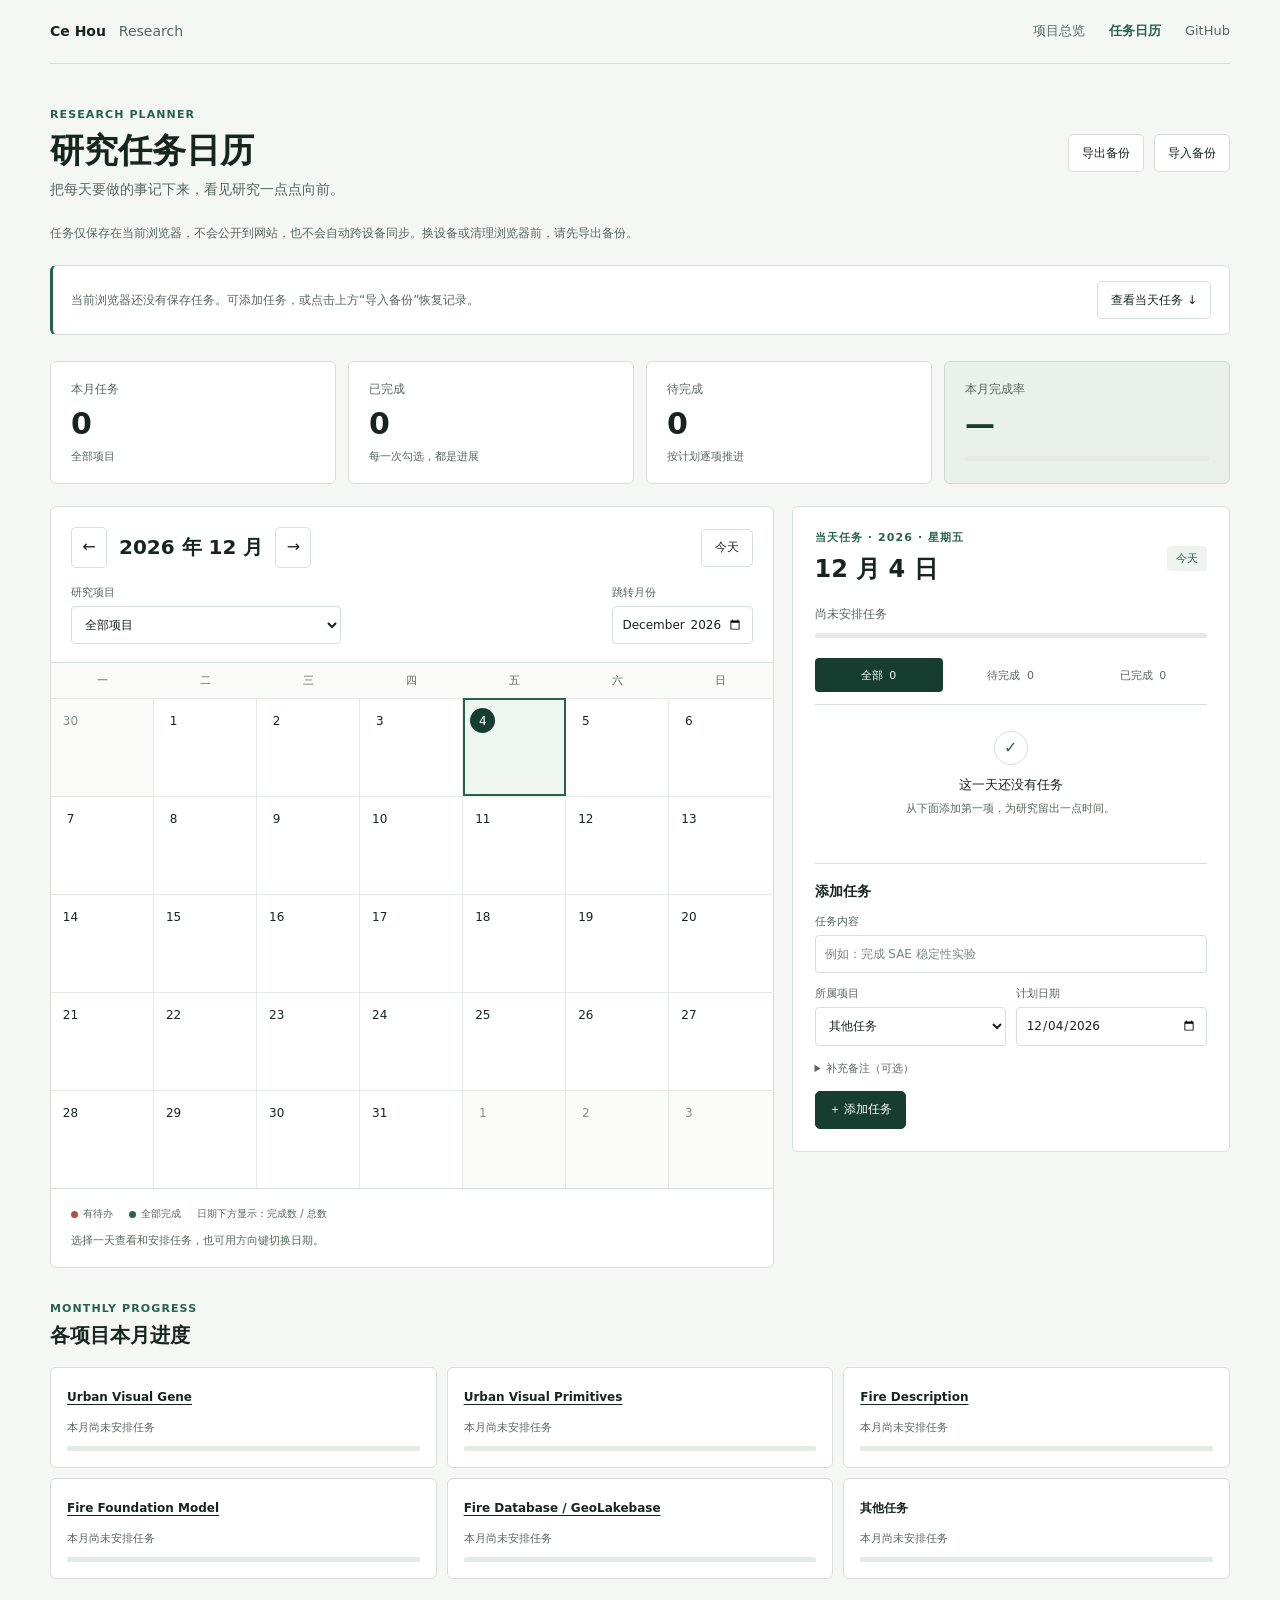
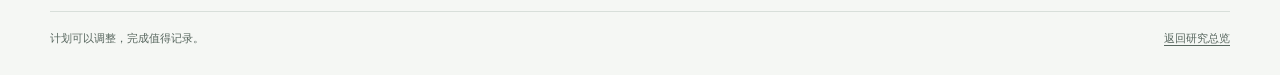
<file: calendar.html>
<!doctype html>
<html lang="zh-CN">
<head>
  <meta charset="utf-8">
  <meta name="viewport" content="width=device-width, initial-scale=1">
  <meta name="description" content="按日期安排研究任务，记录每天的完成情况。">
  <meta name="theme-color" content="#f5f7f4">
  <title>研究任务日历 | Ce Hou</title>
  <link rel="stylesheet" href="site.css">
  <link rel="stylesheet" href="calendar.css?v=3">
  <script src="calendar.js?v=3" defer></script>
</head>
<body>
  <header class="shell topbar">
    <a class="identity" href="index.html">Ce Hou <span>Research</span></a>
    <nav class="top-links" aria-label="主导航">
      <a href="index.html#projects">项目总览</a>
      <a href="calendar.html" aria-current="page">任务日历</a>
      <a href="https://github.com/CeHouGIS">GitHub</a>
    </nav>
  </header>

  <main class="shell calendar-page">
    <section class="planner-heading" aria-labelledby="page-title">
      <div>
        <p class="eyebrow">Research planner</p>
        <h1 id="page-title">研究任务日历</h1>
        <p class="planner-subtitle">把每天要做的事记下来，看见研究一点点向前。</p>
      </div>
      <div class="planner-actions">
        <button type="button" class="planner-button" id="export-tasks">导出备份</button>
        <button type="button" class="planner-button" id="import-tasks">导入备份</button>
        <input type="file" id="import-file" accept=".json,application/json" hidden>
      </div>
    </section>

    <p class="storage-note">任务仅保存在当前浏览器，不会公开到网站，也不会自动跨设备同步。换设备或清理浏览器前，请先导出备份。</p>
    <p id="planner-error" class="planner-error" role="alert" hidden></p>
    <p id="planner-import-result" class="storage-note" role="status" hidden></p>
    <noscript><p class="planner-error">请启用 JavaScript，以添加任务和查看完成进度。</p></noscript>

    <section class="task-visibility" aria-label="任务保存情况">
      <p id="saved-task-summary" role="status">正在读取当前浏览器中的任务…</p>
      <div class="visibility-actions">
        <button type="button" class="planner-button" id="show-day-tasks">查看当天任务 ↓</button>
        <button type="button" class="planner-button" id="show-all-projects" hidden>显示全部项目</button>
        <button type="button" class="planner-button" id="show-nearest-tasks" hidden>查看最近的任务</button>
      </div>
    </section>

    <section class="planner-stats" aria-label="当前月份的任务统计">
      <div class="planner-stat"><span>本月任务</span><strong id="month-total">0</strong><small id="stats-scope">全部项目</small></div>
      <div class="planner-stat"><span>已完成</span><strong id="month-done">0</strong><small>每一次勾选，都是进展</small></div>
      <div class="planner-stat"><span>待完成</span><strong id="month-pending">0</strong><small>按计划逐项推进</small></div>
      <div class="planner-stat completion-stat"><span>本月完成率</span><strong id="month-rate">—</strong><progress id="month-progress" max="100" value="0" aria-label="本月完成率"></progress></div>
    </section>

    <div class="planner-layout">
      <section class="agenda-panel" id="day-tasks" aria-labelledby="day-heading" tabindex="-1">
        <header class="agenda-heading">
          <div><p class="eyebrow" id="day-weekday"></p><h2 id="day-heading"></h2></div>
          <span class="day-badge" id="day-badge"></span>
        </header>
        <div class="day-progress"><span id="day-progress-text">尚未安排任务</span><progress id="day-progress" max="100" value="0" aria-label="当天完成率"></progress></div>
        <div class="task-filters" role="group" aria-label="按完成状态筛选当天任务">
          <button type="button" data-task-filter="all" aria-pressed="true">全部 <span id="day-all-count">0</span></button>
          <button type="button" data-task-filter="pending" aria-pressed="false">待完成 <span id="day-pending-count">0</span></button>
          <button type="button" data-task-filter="done" aria-pressed="false">已完成 <span id="day-done-count">0</span></button>
        </div>
        <ul id="task-list" class="task-list" aria-label="当天任务"></ul>
        <div id="task-empty" class="task-empty"><span aria-hidden="true">✓</span><p id="empty-title">这一天还没有任务</p><small id="empty-copy">从下面添加第一项，为研究留出一点时间。</small></div>

        <form id="task-form" class="task-form">
          <h3 id="form-heading">添加任务</h3>
          <fieldset id="task-fields">
            <label for="task-title">任务内容<input id="task-title" type="text" maxlength="200" placeholder="例如：完成 SAE 稳定性实验" required autocomplete="off"></label>
            <div class="task-form-row">
              <label for="task-project">所属项目<select id="task-project"></select></label>
              <label for="task-date">计划日期<input id="task-date" type="date" min="1900-01-01" max="2100-12-31" required></label>
            </div>
            <details id="notes-details"><summary>补充备注（可选）</summary><label class="sr-only" for="task-notes">任务备注</label><textarea id="task-notes" rows="3" maxlength="2000" placeholder="记录要点、实验条件或相关链接…"></textarea></details>
            <div class="task-submit-row"><button type="submit" id="save-task" class="planner-button primary-button">＋ 添加任务</button><button type="button" id="cancel-edit" class="planner-button" hidden>取消编辑</button></div>
          </fieldset>
        </form>
      </section>

      <section class="calendar-board" aria-labelledby="month-heading">
        <div class="calendar-toolbar">
          <div class="month-navigation">
            <button type="button" class="planner-button icon-button" id="prev-month" aria-label="上个月">←</button>
            <h2 id="month-heading"></h2>
            <button type="button" class="planner-button icon-button" id="next-month" aria-label="下个月">→</button>
          </div>
          <button type="button" class="planner-button" id="go-today">今天</button>
        </div>
        <div class="calendar-options">
          <label class="project-picker" for="project-filter">研究项目<select id="project-filter"></select></label>
          <label class="month-picker" for="month-picker">跳转月份<input type="month" id="month-picker" min="1900-01" max="2100-12"></label>
        </div>
        <div class="weekdays" aria-hidden="true"><span>一</span><span>二</span><span>三</span><span>四</span><span>五</span><span>六</span><span>日</span></div>
        <div class="calendar-grid" id="calendar-grid" role="group" aria-label="选择任务日期"></div>
        <div class="calendar-legend"><span><i class="legend-dot pending-dot"></i>有待办</span><span><i class="legend-dot done-dot"></i>全部完成</span><span>日期下方显示：完成数 / 总数</span></div>
        <p class="calendar-tip">选择一天查看和安排任务，也可用方向键切换日期。</p>
      </section>
    </div>

    <section class="project-progress-section" aria-labelledby="project-progress-heading">
      <div><p class="section-kicker">Monthly progress</p><h2 id="project-progress-heading">各项目本月进度</h2></div>
      <div class="project-progress-grid" id="project-progress"></div>
    </section>
    <footer class="footer"><span>计划可以调整，完成值得记录。</span><a href="index.html">返回研究总览</a></footer>
  </main>
  <div id="planner-notice" class="planner-notice" role="status" aria-live="polite" hidden><span id="notice-text"></span><button type="button" id="undo-delete" hidden>撤销</button></div>
</body>
</html>
</file>
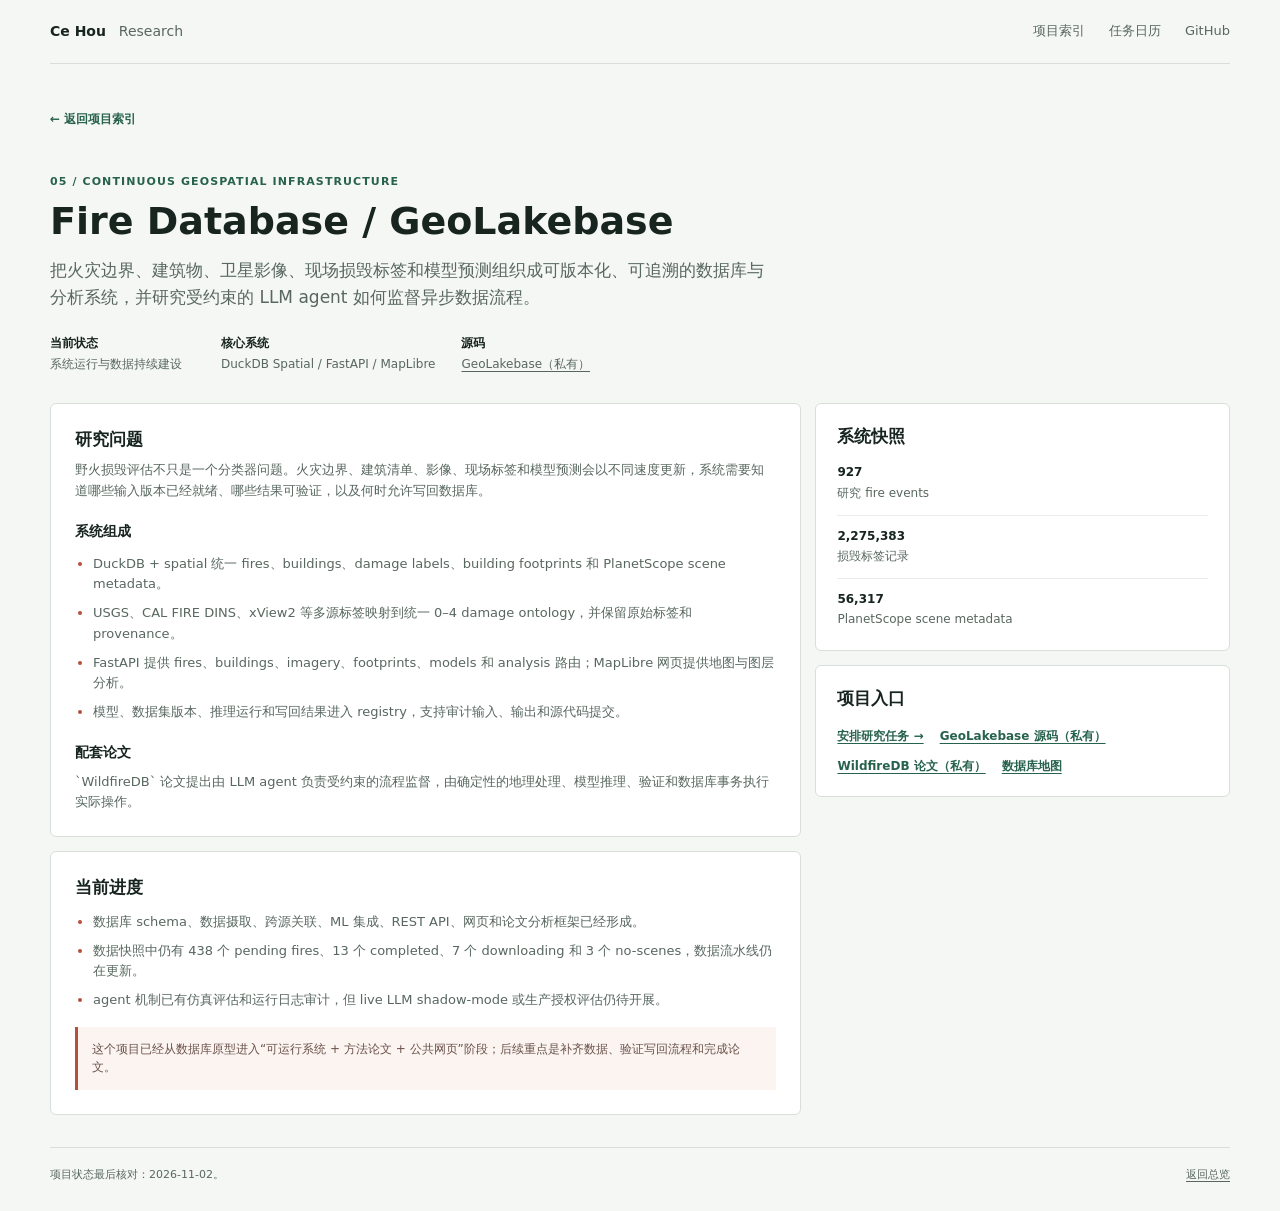
<file: fire-database.html>
<!doctype html>
<html lang="zh-CN">
<head>
  <meta charset="utf-8">
  <meta name="viewport" content="width=device-width, initial-scale=1">
  <meta name="description" content="Fire Database / GeoLakebase 项目详情。">
  <title>Fire Database / GeoLakebase | Ce Hou</title>
  <link rel="stylesheet" href="site.css">
</head>
<body>
  <header class="shell topbar"><a class="identity" href="index.html">Ce Hou <span>Research</span></a><nav class="top-links" aria-label="主导航"><a href="index.html#projects">项目索引</a><a href="calendar.html">任务日历</a><a href="https://github.com/CeHouGIS">GitHub</a></nav></header>
  <main class="shell detail-page">
    <a class="back-link" href="index.html">← 返回项目索引</a>
    <header class="detail-header"><p class="eyebrow">05 / Continuous geospatial infrastructure</p><h1>Fire Database / GeoLakebase</h1><p class="detail-lead">把火灾边界、建筑物、卫星影像、现场损毁标签和模型预测组织成可版本化、可追溯的数据库与分析系统，并研究受约束的 LLM agent 如何监督异步数据流程。</p><div class="detail-meta"><div class="meta-item"><strong>当前状态</strong><span>系统运行与数据持续建设</span></div><div class="meta-item"><strong>核心系统</strong><span>DuckDB Spatial / FastAPI / MapLibre</span></div><div class="meta-item"><strong>源码</strong><a href="https://github.com/CeHouGIS/GeoLakebase">GeoLakebase（私有）</a></div></div></header>
    <div class="detail-layout"><div><section class="detail-section"><h2>研究问题</h2><p>野火损毁评估不只是一个分类器问题。火灾边界、建筑清单、影像、现场标签和模型预测会以不同速度更新，系统需要知道哪些输入版本已经就绪、哪些结果可验证，以及何时允许写回数据库。</p><h3>系统组成</h3><ul><li>DuckDB + spatial 统一 fires、buildings、damage labels、building footprints 和 PlanetScope scene metadata。</li><li>USGS、CAL FIRE DINS、xView2 等多源标签映射到统一 0–4 damage ontology，并保留原始标签和 provenance。</li><li>FastAPI 提供 fires、buildings、imagery、footprints、models 和 analysis 路由；MapLibre 网页提供地图与图层分析。</li><li>模型、数据集版本、推理运行和写回结果进入 registry，支持审计输入、输出和源代码提交。</li></ul><h3>配套论文</h3><p>`WildfireDB` 论文提出由 LLM agent 负责受约束的流程监督，由确定性的地理处理、模型推理、验证和数据库事务执行实际操作。</p></section><section class="detail-section"><h2>当前进度</h2><ul><li>数据库 schema、数据摄取、跨源关联、ML 集成、REST API、网页和论文分析框架已经形成。</li><li>数据快照中仍有 438 个 pending fires、13 个 completed、7 个 downloading 和 3 个 no-scenes，数据流水线仍在更新。</li><li>agent 机制已有仿真评估和运行日志审计，但 live LLM shadow-mode 或生产授权评估仍待开展。</li></ul><div class="callout">这个项目已经从数据库原型进入“可运行系统 + 方法论文 + 公共网页”阶段；后续重点是补齐数据、验证写回流程和完成论文。</div></section></div><aside><section class="side-panel"><h2>系统快照</h2><ul class="side-list"><li><strong>927</strong><span>研究 fire events</span></li><li><strong>2,275,383</strong><span>损毁标签记录</span></li><li><strong>56,317</strong><span>PlanetScope scene metadata</span></li></ul></section><section class="side-panel"><h2>项目入口</h2><div class="detail-links"><a href="calendar.html?project=fire-database">安排研究任务 →</a><a href="https://github.com/CeHouGIS/GeoLakebase">GeoLakebase 源码（私有）</a><a href="https://github.com/CeHouGIS/WildfireDB">WildfireDB 论文（私有）</a><a href="https://cehougis.github.io/wildfiredb-web/">数据库地图</a></div></section></aside></div>
    <footer class="footer detail-footer"><span>项目状态最后核对：2026-11-02。</span><a href="index.html">返回总览</a></footer>
  </main>
</body>
</html>
</file>
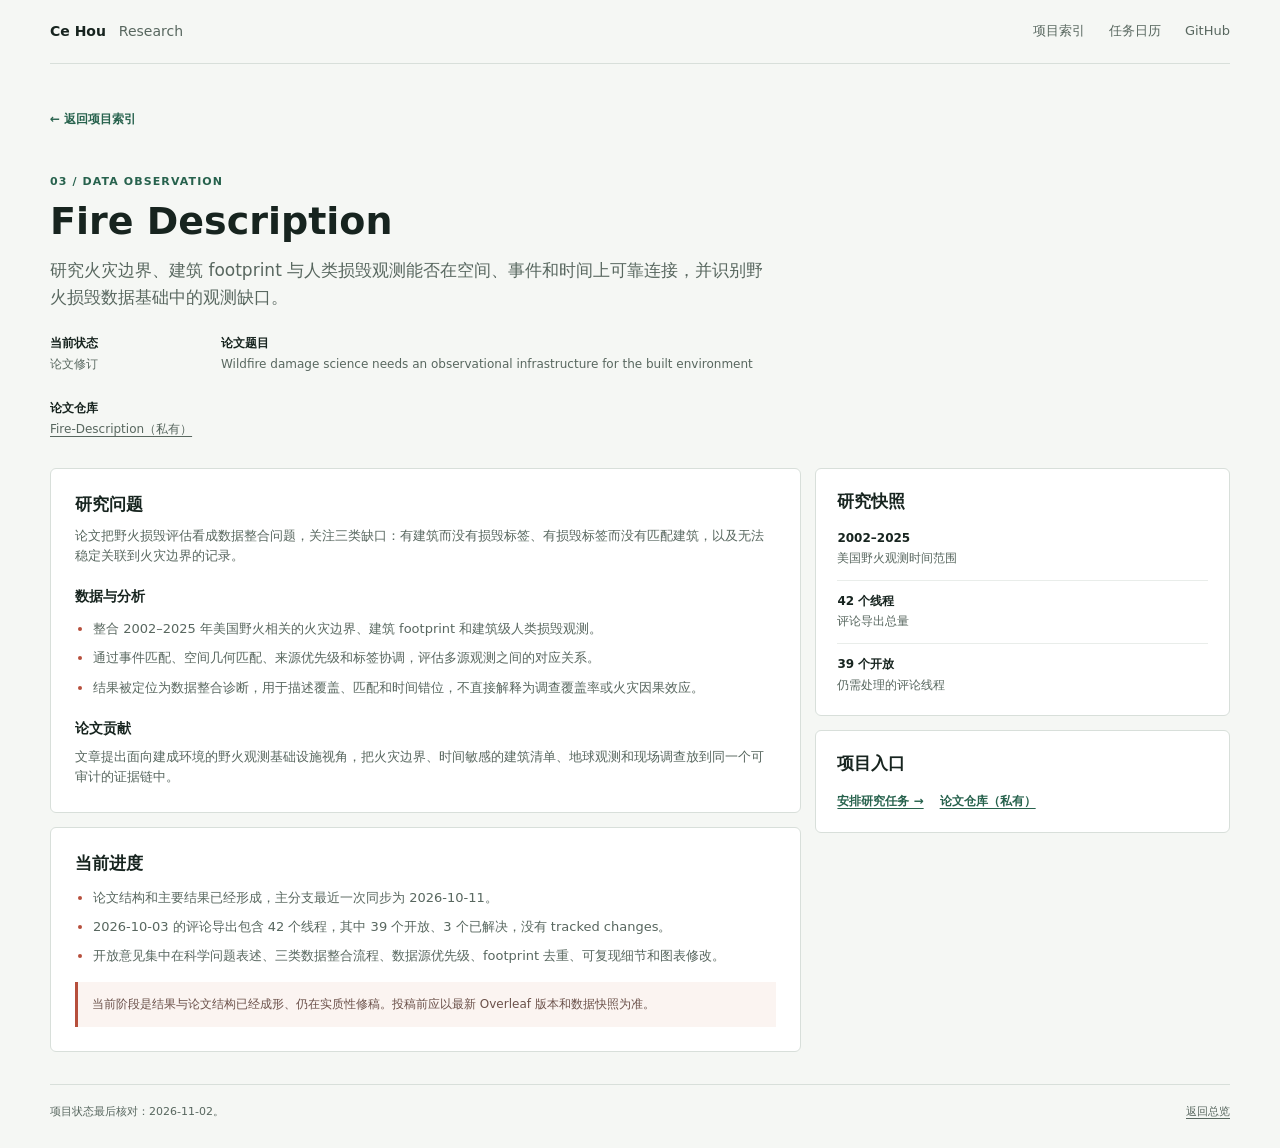
<file: fire-description.html>
<!doctype html>
<html lang="zh-CN">
<head>
  <meta charset="utf-8">
  <meta name="viewport" content="width=device-width, initial-scale=1">
  <meta name="description" content="Fire Description 论文项目详情。">
  <title>Fire Description | Ce Hou</title>
  <link rel="stylesheet" href="site.css">
</head>
<body>
  <header class="shell topbar"><a class="identity" href="index.html">Ce Hou <span>Research</span></a><nav class="top-links" aria-label="主导航"><a href="index.html#projects">项目索引</a><a href="calendar.html">任务日历</a><a href="https://github.com/CeHouGIS">GitHub</a></nav></header>
  <main class="shell detail-page">
    <a class="back-link" href="index.html">← 返回项目索引</a>
    <header class="detail-header"><p class="eyebrow">03 / Data observation</p><h1>Fire Description</h1><p class="detail-lead">研究火灾边界、建筑 footprint 与人类损毁观测能否在空间、事件和时间上可靠连接，并识别野火损毁数据基础中的观测缺口。</p><div class="detail-meta"><div class="meta-item"><strong>当前状态</strong><span>论文修订</span></div><div class="meta-item"><strong>论文题目</strong><span>Wildfire damage science needs an observational infrastructure for the built environment</span></div><div class="meta-item"><strong>论文仓库</strong><a href="https://github.com/CeHouGIS/Fire-Description">Fire-Description（私有）</a></div></div></header>
    <div class="detail-layout"><div><section class="detail-section"><h2>研究问题</h2><p>论文把野火损毁评估看成数据整合问题，关注三类缺口：有建筑而没有损毁标签、有损毁标签而没有匹配建筑，以及无法稳定关联到火灾边界的记录。</p><h3>数据与分析</h3><ul><li>整合 2002–2025 年美国野火相关的火灾边界、建筑 footprint 和建筑级人类损毁观测。</li><li>通过事件匹配、空间几何匹配、来源优先级和标签协调，评估多源观测之间的对应关系。</li><li>结果被定位为数据整合诊断，用于描述覆盖、匹配和时间错位，不直接解释为调查覆盖率或火灾因果效应。</li></ul><h3>论文贡献</h3><p>文章提出面向建成环境的野火观测基础设施视角，把火灾边界、时间敏感的建筑清单、地球观测和现场调查放到同一个可审计的证据链中。</p></section><section class="detail-section"><h2>当前进度</h2><ul><li>论文结构和主要结果已经形成，主分支最近一次同步为 2026-10-11。</li><li>2026-10-03 的评论导出包含 42 个线程，其中 39 个开放、3 个已解决，没有 tracked changes。</li><li>开放意见集中在科学问题表述、三类数据整合流程、数据源优先级、footprint 去重、可复现细节和图表修改。</li></ul><div class="callout">当前阶段是结果与论文结构已经成形、仍在实质性修稿。投稿前应以最新 Overleaf 版本和数据快照为准。</div></section></div><aside><section class="side-panel"><h2>研究快照</h2><ul class="side-list"><li><strong>2002–2025</strong><span>美国野火观测时间范围</span></li><li><strong>42 个线程</strong><span>评论导出总量</span></li><li><strong>39 个开放</strong><span>仍需处理的评论线程</span></li></ul></section><section class="side-panel"><h2>项目入口</h2><div class="detail-links"><a href="calendar.html?project=fire-description">安排研究任务 →</a><a href="https://github.com/CeHouGIS/Fire-Description">论文仓库（私有）</a></div></section></aside></div>
    <footer class="footer detail-footer"><span>项目状态最后核对：2026-11-02。</span><a href="index.html">返回总览</a></footer>
  </main>
</body>
</html>
</file>
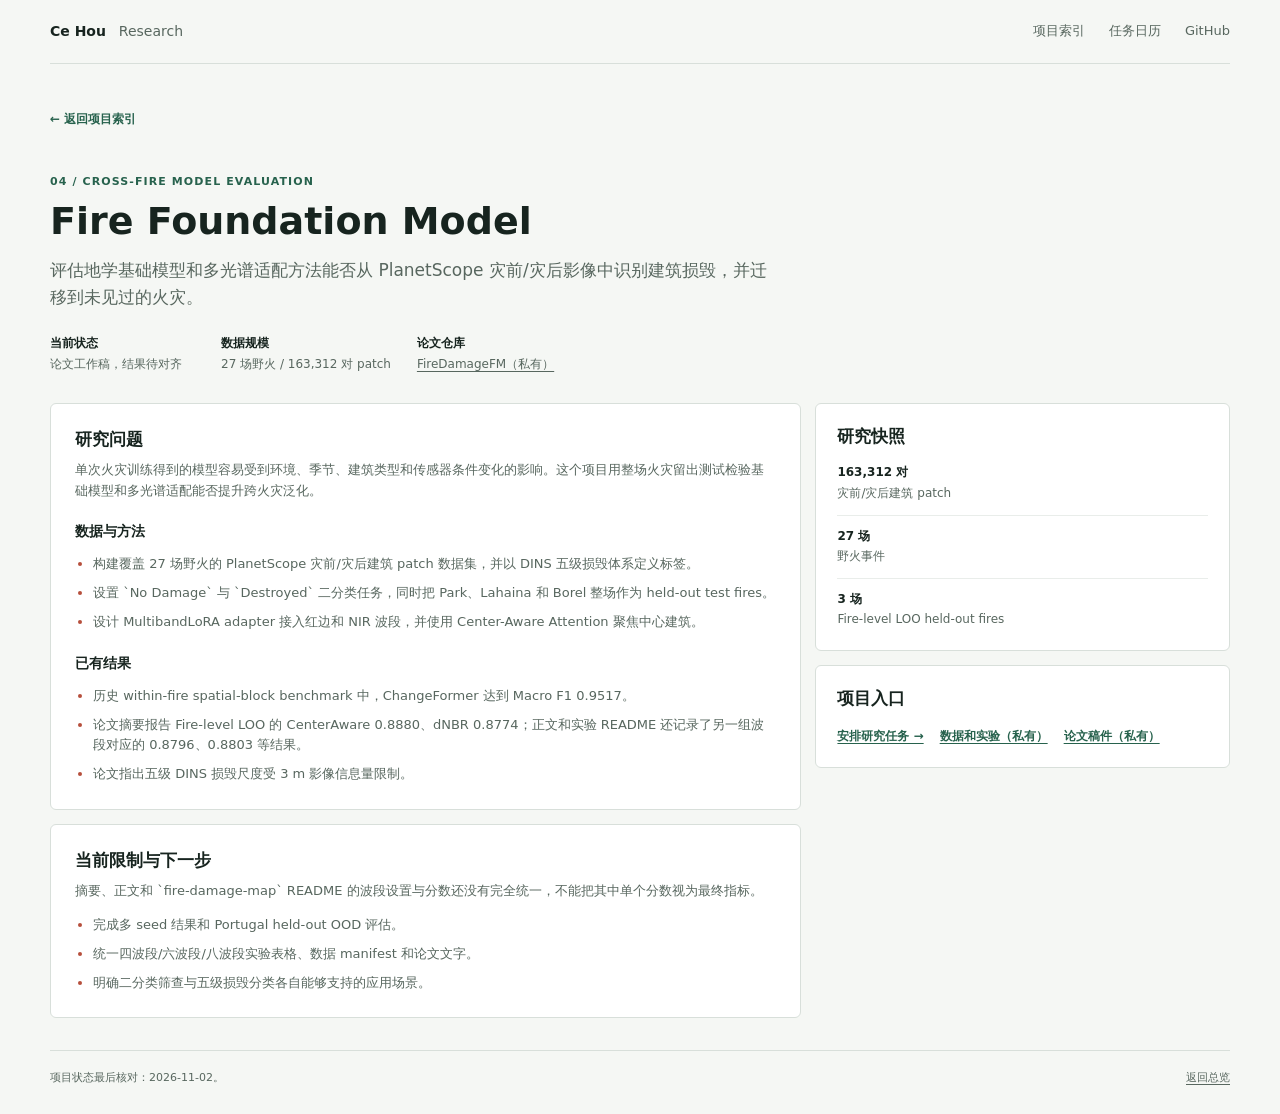
<file: fire-foundation-model.html>
<!doctype html>
<html lang="zh-CN">
<head>
  <meta charset="utf-8">
  <meta name="viewport" content="width=device-width, initial-scale=1">
  <meta name="description" content="Fire Foundation Model 项目详情。">
  <title>Fire Foundation Model | Ce Hou</title>
  <link rel="stylesheet" href="site.css">
</head>
<body>
  <header class="shell topbar"><a class="identity" href="index.html">Ce Hou <span>Research</span></a><nav class="top-links" aria-label="主导航"><a href="index.html#projects">项目索引</a><a href="calendar.html">任务日历</a><a href="https://github.com/CeHouGIS">GitHub</a></nav></header>
  <main class="shell detail-page">
    <a class="back-link" href="index.html">← 返回项目索引</a>
    <header class="detail-header"><p class="eyebrow">04 / Cross-fire model evaluation</p><h1>Fire Foundation Model</h1><p class="detail-lead">评估地学基础模型和多光谱适配方法能否从 PlanetScope 灾前/灾后影像中识别建筑损毁，并迁移到未见过的火灾。</p><div class="detail-meta"><div class="meta-item"><strong>当前状态</strong><span>论文工作稿，结果待对齐</span></div><div class="meta-item"><strong>数据规模</strong><span>27 场野火 / 163,312 对 patch</span></div><div class="meta-item"><strong>论文仓库</strong><a href="https://github.com/CeHouGIS/FireDamageFM">FireDamageFM（私有）</a></div></div></header>
    <div class="detail-layout"><div><section class="detail-section"><h2>研究问题</h2><p>单次火灾训练得到的模型容易受到环境、季节、建筑类型和传感器条件变化的影响。这个项目用整场火灾留出测试检验基础模型和多光谱适配能否提升跨火灾泛化。</p><h3>数据与方法</h3><ul><li>构建覆盖 27 场野火的 PlanetScope 灾前/灾后建筑 patch 数据集，并以 DINS 五级损毁体系定义标签。</li><li>设置 `No Damage` 与 `Destroyed` 二分类任务，同时把 Park、Lahaina 和 Borel 整场作为 held-out test fires。</li><li>设计 MultibandLoRA adapter 接入红边和 NIR 波段，并使用 Center-Aware Attention 聚焦中心建筑。</li></ul><h3>已有结果</h3><ul><li>历史 within-fire spatial-block benchmark 中，ChangeFormer 达到 Macro F1 0.9517。</li><li>论文摘要报告 Fire-level LOO 的 CenterAware 0.8880、dNBR 0.8774；正文和实验 README 还记录了另一组波段对应的 0.8796、0.8803 等结果。</li><li>论文指出五级 DINS 损毁尺度受 3 m 影像信息量限制。</li></ul></section><section class="detail-section"><h2>当前限制与下一步</h2><p>摘要、正文和 `fire-damage-map` README 的波段设置与分数还没有完全统一，不能把其中单个分数视为最终指标。</p><ul><li>完成多 seed 结果和 Portugal held-out OOD 评估。</li><li>统一四波段/六波段/八波段实验表格、数据 manifest 和论文文字。</li><li>明确二分类筛查与五级损毁分类各自能够支持的应用场景。</li></ul></section></div><aside><section class="side-panel"><h2>研究快照</h2><ul class="side-list"><li><strong>163,312 对</strong><span>灾前/灾后建筑 patch</span></li><li><strong>27 场</strong><span>野火事件</span></li><li><strong>3 场</strong><span>Fire-level LOO held-out fires</span></li></ul></section><section class="side-panel"><h2>项目入口</h2><div class="detail-links"><a href="calendar.html?project=fire-foundation-model">安排研究任务 →</a><a href="https://github.com/CeHouGIS/fire-damage-map">数据和实验（私有）</a><a href="https://github.com/CeHouGIS/FireDamageFM">论文稿件（私有）</a></div></section></aside></div>
    <footer class="footer detail-footer"><span>项目状态最后核对：2026-11-02。</span><a href="index.html">返回总览</a></footer>
  </main>
</body>
</html>
</file>
<file: site.css>
:root {
      color-scheme: light;
      --ink: #17241f;
      --muted: #58675f;
      --line: #d8dfda;
      --paper: #f5f7f4;
      --surface: #fff;
      --green: #27624d;
      --green-dark: #173d31;
      --coral: #b64f3c;
      --gold: #92702c;
      --radius: 6px;
    }

    .detail-page { padding: 42px 0 0; }
    .back-link { display: inline-flex; align-items: center; gap: 7px; color: var(--green); font-size: 12px; font-weight: 650; text-decoration: none; }
    .detail-header { max-width: 820px; padding: 42px 0 30px; }
    .detail-header h1 { max-width: 780px; margin-top: 10px; }
    .detail-lead { max-width: 720px; margin: 15px 0 0; color: var(--muted); font-size: 17px; }
    .detail-meta { display: flex; gap: 26px; flex-wrap: wrap; margin-top: 24px; }
    .meta-item { display: grid; gap: 2px; min-width: 145px; }
    .meta-item strong { font-size: 12px; font-weight: 650; }
    .meta-item span, .meta-item a { color: var(--muted); font-size: 12px; }
    .detail-layout { display: grid; grid-template-columns: minmax(0, 1.45fr) minmax(245px, .8fr); gap: 14px; align-items: start; }
    .detail-section, .side-panel { border: 1px solid var(--line); border-radius: var(--radius); background: var(--surface); }
    .detail-section { padding: 24px; }
    .detail-section + .detail-section { margin-top: 14px; }
    .detail-section h2, .side-panel h2 { margin: 0; font-size: 17px; line-height: 1.3; font-weight: 650; }
    .detail-section h3 { margin: 22px 0 6px; font-size: 14px; }
    .detail-section p { margin: 10px 0 0; color: var(--muted); font-size: 13px; }
    .detail-section ul { display: grid; gap: 9px; margin: 14px 0 0; padding-left: 18px; color: var(--muted); font-size: 13px; }
    .detail-section li::marker { color: var(--coral); }
    .side-panel { padding: 21px; }
    .side-panel + .side-panel { margin-top: 14px; }
    .side-list { display: grid; gap: 12px; margin: 16px 0 0; padding: 0; list-style: none; }
    .side-list li { display: grid; gap: 2px; padding-top: 11px; border-top: 1px solid #e9edea; }
    .side-list li:first-child { padding-top: 0; border-top: 0; }
    .side-list strong { font-size: 12px; font-weight: 650; }
    .side-list span, .side-list a { color: var(--muted); font-size: 12px; }
    .callout { margin-top: 16px; padding: 13px 14px; border-left: 3px solid var(--coral); background: #fbf4f1; color: #6b514a; font-size: 12px; }
    .detail-links { display: flex; flex-wrap: wrap; gap: 11px 16px; margin-top: 18px; font-size: 12px; }
    .detail-links a { color: var(--green); font-weight: 650; }
    .detail-footer { margin-top: 28px; }
    .detail-figure { margin: 0 0 18px; border: 1px solid var(--line); background: #e8eeea; }
    .detail-figure img { display: block; width: 100%; max-height: 320px; object-fit: cover; }
    .detail-figure figcaption { padding: 8px 11px; color: var(--muted); font-size: 10px; }
    @media (max-width: 760px) {
      .detail-page { padding-top: 28px; }
      .detail-header { padding: 32px 0 24px; }
      .detail-lead { font-size: 15px; }
      .detail-layout { grid-template-columns: 1fr; }
      .detail-section { padding: 20px 18px; }
    }

    * { box-sizing: border-box; }
    html { scroll-behavior: smooth; }
    body {
      margin: 0;
      background: var(--paper);
      color: var(--ink);
      font-family: Inter, ui-sans-serif, system-ui, -apple-system, BlinkMacSystemFont, "Segoe UI", sans-serif;
      line-height: 1.55;
    }
    a { color: inherit; text-decoration-thickness: 1px; text-underline-offset: 3px; }
    a:hover { color: var(--green); }
    button { font: inherit; }
    .shell { width: min(1180px, calc(100% - 48px)); margin: 0 auto; }
    .topbar {
      min-height: 64px;
      display: flex;
      justify-content: space-between;
      align-items: center;
      gap: 24px;
      border-bottom: 1px solid var(--line);
    }
    .identity { font-size: 14px; font-weight: 700; text-decoration: none; }
    .identity span { color: var(--muted); font-weight: 500; margin-left: 8px; }
    .top-links { display: flex; gap: 24px; color: var(--muted); font-size: 13px; }
    .top-links a { text-decoration: none; }
    .intro { padding: 54px 0 36px; }
    .eyebrow, .section-kicker, .project-number {
      margin: 0;
      color: var(--green);
      font-size: 11px;
      font-weight: 750;
      text-transform: uppercase;
      letter-spacing: .1em;
    }
    h1 { margin: 9px 0 10px; font-size: 38px; line-height: 1.12; font-weight: 680; }
    .intro-copy { max-width: 720px; margin: 0; color: var(--muted); font-size: 16px; }
    .stats {
      display: flex;
      gap: 34px;
      flex-wrap: wrap;
      padding: 22px 0 0;
    }
    .stat { min-width: 116px; border-left: 2px solid var(--line); padding-left: 11px; }
    .stat strong { display: block; font-size: 20px; line-height: 1.1; font-weight: 650; }
    .stat span { display: block; margin-top: 4px; color: var(--muted); font-size: 12px; }
    .control-row {
      display: flex;
      justify-content: space-between;
      align-items: center;
      gap: 18px;
      margin: 6px 0 18px;
    }
    .section-title { margin: 0; font-size: 21px; font-weight: 650; }
    .filters {
      display: inline-flex;
      padding: 3px;
      border: 1px solid var(--line);
      border-radius: var(--radius);
      background: var(--surface);
    }
    .filters button {
      min-height: 34px;
      padding: 0 12px;
      border: 0;
      border-radius: 4px;
      background: transparent;
      color: var(--muted);
      cursor: pointer;
      font-size: 12px;
    }
    .filters button[aria-pressed="true"] { background: var(--green-dark); color: white; }
    .project-grid { display: grid; grid-template-columns: repeat(2, minmax(0, 1fr)); gap: 14px; }
    .project-card {
      min-width: 0;
      overflow: hidden;
      border: 1px solid var(--line);
      border-radius: var(--radius);
      background: var(--surface);
    }
    .project-card[hidden] { display: none; }
    .card-body { padding: 20px 21px 18px; }
    .card-heading { display: flex; justify-content: space-between; gap: 18px; align-items: flex-start; }
    .project-number { color: var(--muted); }
    h3 { margin: 4px 0 0; font-size: 21px; line-height: 1.25; font-weight: 650; }
    .status { display: flex; align-items: center; gap: 7px; color: var(--muted); font-size: 11px; white-space: nowrap; }
    .status::before { content: ""; width: 7px; height: 7px; flex: 0 0 7px; border-radius: 50%; background: var(--gold); }
    .status.complete::before { background: var(--green); }
    .status.active::before { background: var(--coral); }
    .description { margin: 14px 0 0; color: var(--muted); font-size: 13px; }
    .detail-list { display: grid; gap: 8px; margin: 15px 0 0; padding: 0; list-style: none; }
    .detail-list li { display: grid; grid-template-columns: 72px minmax(0, 1fr); gap: 9px; font-size: 12px; }
    .detail-list strong { color: var(--ink); font-weight: 650; }
    .detail-list span { color: var(--muted); }
    .card-footer { display: flex; flex-wrap: wrap; gap: 15px; padding-top: 15px; margin-top: 16px; border-top: 1px solid #e9edea; font-size: 12px; }
    .card-footer a { color: var(--green); font-weight: 650; }
    .visual { margin: 0; border-bottom: 1px solid var(--line); background: #e8eeea; }
    .visual img { display: block; width: 100%; height: 182px; object-fit: cover; }
    .visual figcaption { padding: 7px 12px; color: var(--muted); font-size: 10px; }
    .wide { grid-column: 1 / -1; }
    .wide .card-body { padding: 22px 24px; }
    .wide .detail-list { grid-template-columns: repeat(2, minmax(0, 1fr)); column-gap: 28px; }
    .note {
      margin: 16px 0 0;
      padding: 12px 14px;
      border-left: 3px solid var(--coral);
      background: #fbf4f1;
      color: #6b514a;
      font-size: 12px;
    }
    .footer {
      display: flex;
      justify-content: space-between;
      gap: 20px;
      margin-top: 32px;
      padding: 18px 0 28px;
      border-top: 1px solid var(--line);
      color: var(--muted);
      font-size: 11px;
    }
    @media (max-width: 760px) {
      .shell { width: min(100% - 32px, 620px); }
      .topbar { min-height: 58px; }
      .top-links { gap: 14px; font-size: 12px; }
      .intro { padding: 38px 0 28px; }
      h1 { max-width: 520px; font-size: 32px; }
      .intro-copy { font-size: 14px; }
      .stats { gap: 18px; }
      .stat { min-width: 95px; }
      .control-row { align-items: flex-start; flex-direction: column; }
      .project-grid { grid-template-columns: 1fr; }
      .wide { grid-column: auto; }
      .wide .detail-list { grid-template-columns: 1fr; }
    }
    @media (max-width: 420px) {
      .shell { width: calc(100% - 24px); }
      .top-links { gap: 10px; }
      .identity span { display: none; }
      h1 { font-size: 28px; }
      .filters { width: 100%; }
      .filters button { flex: 1; padding: 0 6px; }
      .card-body, .wide .card-body { padding: 17px 15px; }
      .card-heading { gap: 8px; }
      h3 { font-size: 19px; }
      .detail-list li { grid-template-columns: 64px minmax(0, 1fr); }
      .visual img { height: 155px; }
      .footer { flex-direction: column; gap: 5px; }
    }
</file>
<file: calendar.css>
.planner-entry { display: flex; align-items: center; justify-content: space-between; gap: 20px; margin: 0 0 32px; padding: 20px 24px; border: 1px solid var(--line); border-left: 3px solid var(--green); border-radius: var(--radius); background: white; }
.planner-entry h2 { margin: 3px 0 4px; font-size: 19px; }
.planner-entry p { margin: 0; color: var(--muted); font-size: 13px; }
.planner-entry > a { flex-shrink: 0; padding: 10px 15px; border-radius: 4px; background: var(--green-dark); color: white; text-decoration: none; font-size: 13px; }
.calendar-page { padding-top: 42px; }
.calendar-page [hidden], .planner-notice[hidden] { display: none !important; }
.calendar-page button, .planner-notice button { cursor: pointer; }
.calendar-page :focus-visible, .planner-notice :focus-visible { outline: 3px solid #b64f3c; outline-offset: 3px; }
.top-links [aria-current="page"] { color: var(--green); font-weight: 700; }
.planner-heading, .planner-actions, .calendar-toolbar, .month-navigation, .agenda-heading, .task-submit-row { display: flex; align-items: center; gap: 10px; }
.planner-heading, .calendar-toolbar, .agenda-heading { justify-content: space-between; }
.planner-heading h1 { font-size: 34px; margin-top: 8px; }
.planner-subtitle { margin: 10px 0 0; color: var(--muted); font-size: 14px; }
.planner-button { min-height: 38px; padding: 8px 13px; border: 1px solid var(--line); border-radius: 5px; background: white; color: var(--ink); font-size: 12px; line-height: 1.4; }
.planner-button:hover { background: #edf3ee; border-color: #b3c8bc; }
.planner-button:disabled, .calendar-page fieldset:disabled { opacity: .5; cursor: not-allowed; }
.primary-button { border-color: var(--green-dark); background: var(--green-dark); color: white; }
.primary-button:hover { background: var(--green); color: white; }
.icon-button { min-width: 36px; padding: 8px; font-size: 16px; }
.storage-note { margin: 22px 0; color: var(--muted); font-size: 12px; line-height: 1.7; }
.task-visibility { display: flex; flex-wrap: wrap; align-items: center; justify-content: space-between; gap: 12px; padding: 15px 18px; border: 1px solid var(--line); border-left: 3px solid var(--green); border-radius: var(--radius); background: white; }
.task-visibility p { flex: 1 1 260px; margin: 0; color: var(--muted); font-size: 12px; }
.visibility-actions { display: flex; flex-wrap: wrap; gap: 8px; }
.planner-error { padding: 12px 16px; border: 1px solid #e3b9ab; border-radius: 5px; background: #fbf1ec; color: #863f31; font-size: 13px; }
.planner-stats { display: grid; grid-template-columns: repeat(4, minmax(0, 1fr)); gap: 12px; margin: 26px 0 22px; }
.planner-stat { display: grid; align-content: start; gap: 6px; padding: 18px 20px; border: 1px solid var(--line); border-radius: var(--radius); background: white; }
.planner-stat > span { color: var(--muted); font-size: 12px; }
.planner-stat > strong { font-size: 30px; line-height: 1.25; font-weight: 650; font-variant-numeric: tabular-nums; }
.planner-stat > small { color: var(--muted); font-size: 11px; }
.completion-stat { background: #eaf1ec; border-color: #ccdbd0; }
.completion-stat > strong { color: var(--green-dark); }
.calendar-page progress { display: block; width: 100%; height: 5px; border: 0; border-radius: 3px; overflow: hidden; background: #e5eae6; accent-color: var(--green); }
.calendar-page progress::-webkit-progress-bar { background: #e5eae6; border-radius: 3px; }
.calendar-page progress::-webkit-progress-value { background: var(--green); border-radius: 3px; }
.calendar-page progress::-moz-progress-bar { background: var(--green); }
.completion-stat progress { margin-top: 8px; }
.planner-layout { display: grid; grid-template-columns: minmax(0, 1.65fr) minmax(320px, 1fr); grid-template-areas: "calendar agenda"; gap: 18px; align-items: start; }
.calendar-board { grid-area: calendar; }
.agenda-panel { grid-area: agenda; scroll-margin-top: 20px; }
.calendar-board, .agenda-panel { min-width: 0; border: 1px solid var(--line); border-radius: var(--radius); background: white; }
.calendar-toolbar { padding: 20px 20px 16px; }
.month-navigation { gap: 12px; }
.month-navigation h2 { min-width: 118px; margin: 0; font-size: 20px; text-align: center; font-weight: 650; }
.calendar-options { display: flex; flex-wrap: wrap; gap: 12px; justify-content: space-between; padding: 0 20px 18px; }
.calendar-page label { color: var(--muted); font-size: 11px; }
.project-picker, .month-picker { display: grid; gap: 5px; }
.project-picker { flex: 1; max-width: 270px; min-width: 0; }
.month-picker { max-width: 165px; }
.calendar-page input, .calendar-page select, .calendar-page textarea { min-width: 0; width: 100%; min-height: 38px; padding: 8px 9px; border: 1px solid var(--line); border-radius: 4px; background: white; color: var(--ink); font: inherit; font-size: 12px; }
.calendar-page input::placeholder, .calendar-page textarea::placeholder { color: #7b8780; }
.calendar-page textarea { resize: vertical; }
.weekdays, .calendar-grid { display: grid; grid-template-columns: repeat(7, minmax(0, 1fr)); }
.weekdays { padding: 9px 0; border-top: 1px solid var(--line); background: #fafbf9; color: var(--muted); text-align: center; font-size: 11px; }
.calendar-day { display: flex; flex-direction: column; position: relative; gap: 5px; min-width: 0; min-height: 98px; padding: 9px 7px 7px; border: 0; border-top: 1px solid #e5eae6; border-right: 1px solid #e5eae6; background: white; color: var(--ink); text-align: left; font-size: 12px; }
.calendar-day:nth-child(7n) { border-right: 0; }
.calendar-day:hover { background: #f0f5f1; }
.calendar-day.outside-month { background: #fafbf9; color: #86938b; }
.calendar-day.has-tasks { background: #fbf7f2; }
.calendar-day.all-done { background: #edf5ef; }
.calendar-day[aria-pressed="true"] { z-index: 1; outline: 2px solid var(--green); outline-offset: -2px; background: #eff5f0; }
.calendar-day:focus-visible { z-index: 2; outline-offset: -3px; }
.day-number { display: flex; align-items: center; justify-content: center; align-self: flex-start; width: 25px; height: 25px; border-radius: 50%; font-variant-numeric: tabular-nums; }
.calendar-day[aria-current="date"] .day-number { background: var(--green-dark); color: white; }
.day-count { color: #8a5438; font-size: 10px; font-variant-numeric: tabular-nums; }
.all-done .day-count { color: var(--green); }
.day-preview { display: block; width: 100%; overflow: hidden; text-overflow: ellipsis; white-space: nowrap; color: var(--muted); font-size: 10px; }
.day-mini-progress { display: block; height: 3px; margin-top: auto; border-radius: 2px; background: #eadfd0; overflow: hidden; }
.day-mini-progress > span { display: block; height: 100%; background: var(--green); }
.calendar-legend { display: flex; flex-wrap: wrap; gap: 9px 16px; padding: 17px 20px 5px; border-top: 1px solid var(--line); color: var(--muted); font-size: 10px; }
.calendar-legend > span { display: inline-flex; align-items: center; gap: 5px; }
.legend-dot { width: 7px; height: 7px; border-radius: 50%; }
.pending-dot { background: var(--coral); }
.done-dot { background: var(--green); }
.calendar-tip { margin: 5px 20px 18px; color: var(--muted); font-size: 11px; }
.agenda-panel { padding: 22px; }
.agenda-heading h2 { margin: 5px 0 0; font-size: 24px; font-weight: 650; }
.day-badge { padding: 4px 9px; border-radius: 4px; background: #eef3ef; color: var(--green); font-size: 11px; }
.day-progress { display: grid; gap: 10px; margin: 16px 0 20px; color: var(--muted); font-size: 12px; }
.task-filters { display: flex; gap: 4px; padding-bottom: 12px; border-bottom: 1px solid var(--line); }
.task-filters button { min-height: 34px; flex: 1; padding: 6px 5px; border: 0; border-radius: 4px; background: transparent; color: var(--muted); font-size: 11px; }
.task-filters button[aria-pressed="true"] { background: var(--green-dark); color: white; }
.task-filters span { margin-left: 3px; font-variant-numeric: tabular-nums; }
.task-list { display: grid; gap: 0; padding: 0; margin: 0; list-style: none; }
.task-item { padding: 16px 0 13px; border-bottom: 1px solid #e8ede8; }
.task-main { display: flex; align-items: flex-start; gap: 10px; }
.calendar-page .task-checkbox { flex: 0 0 18px; width: 18px; min-height: 18px; height: 18px; margin: 3px 0 0; accent-color: var(--green); cursor: pointer; }
.task-content { min-width: 0; flex: 1; }
.calendar-page .task-title { display: block; margin: 0; color: var(--ink); font-size: 13px; font-weight: 550; overflow-wrap: anywhere; white-space: pre-wrap; cursor: pointer; }
.task-item.is-done .task-title { text-decoration: line-through; color: #7e8a82; }
.task-notes { margin: 7px 0 0; font-size: 11px; color: var(--muted); white-space: pre-wrap; overflow-wrap: anywhere; }
.task-meta { display: flex; flex-wrap: wrap; align-items: center; justify-content: space-between; gap: 6px; margin: 9px 0 0 28px; font-size: 10px; }
.project-tag { max-width: 100%; padding: 2px 6px; border-radius: 3px; background: #eef2ee; color: var(--green-dark); overflow-wrap: anywhere; }
.project-tag[data-project^="fire"] { color: #8b4b37; background: #f7efea; }
.task-actions { display: flex; gap: 11px; }
.task-actions button { padding: 4px 0; border: 0; background: transparent; color: var(--muted); font-size: 10px; }
.task-actions button:hover { color: var(--green); text-decoration: underline; }
.task-actions .delete-task:hover { color: var(--coral); }
.task-empty { padding: 26px 4px; text-align: center; }
.task-empty > span { display: inline-grid; place-items: center; width: 34px; height: 34px; border: 1px solid #d6e0d8; border-radius: 50%; color: var(--green); }
.task-empty p { margin: 10px 0 5px; font-size: 13px; }
.task-empty small { display: block; color: var(--muted); font-size: 11px; }
.task-form { margin-top: 20px; padding-top: 19px; border-top: 1px solid var(--line); }
.task-form h3 { margin: 0 0 12px; font-size: 14px; }
.task-form fieldset { display: grid; gap: 12px; padding: 0; margin: 0; border: 0; min-width: 0; }
.task-form label { display: grid; gap: 5px; min-width: 0; }
.task-form-row { display: grid; grid-template-columns: minmax(0, 1fr) minmax(0, 1fr); gap: 10px; }
.task-form details { font-size: 11px; color: var(--muted); }
.task-form summary { cursor: pointer; padding: 2px 0; }
.task-form textarea { margin-top: 8px; }
.task-submit-row { flex-wrap: wrap; }
.project-progress-section { margin-top: 32px; }
.project-progress-section h2 { margin: 3px 0 16px; font-size: 20px; font-weight: 650; }
.project-progress-grid { display: grid; grid-template-columns: repeat(3, minmax(0, 1fr)); gap: 10px; }
.project-progress-card { padding: 16px; border: 1px solid var(--line); border-radius: var(--radius); background: white; }
.project-progress-card a, .project-progress-card > span { font-size: 12px; font-weight: 650; }
.project-progress-card p { margin: 10px 0; font-size: 11px; color: var(--muted); }
.project-progress-card.is-filtered { border-color: var(--green); }
.planner-notice { display: flex; align-items: center; gap: 16px; position: fixed; z-index: 10; bottom: 24px; left: 50%; transform: translateX(-50%); width: max-content; max-width: calc(100% - 32px); padding: 13px 20px; border: 1px solid #334f40; border-radius: 6px; background: var(--green-dark); color: white; box-shadow: 0 6px 22px #17241f1a; font-size: 13px; }
.planner-notice button { flex-shrink: 0; border: 0; background: transparent; color: #d4eac5; text-decoration: underline; font-size: 13px; }
.sr-only { position: absolute; width: 1px; height: 1px; padding: 0; margin: -1px; overflow: hidden; clip: rect(0, 0, 0, 0); white-space: nowrap; border: 0; }
@media (max-width: 1000px) {
  .planner-layout { grid-template-columns: minmax(0, 1fr) minmax(310px, .85fr); gap: 12px; }
  .calendar-toolbar, .calendar-options { padding-left: 14px; padding-right: 14px; }
  .month-navigation { gap: 5px; }
  .agenda-panel { padding: 18px; }
  .day-preview { display: none; }
  .calendar-day { min-height: 85px; }
}
@media (max-width: 760px) {
  .planner-entry { padding: 18px; align-items: flex-start; }
  .calendar-page { padding-top: 30px; }
  .planner-heading { align-items: flex-start; flex-direction: column; gap: 18px; }
  .planner-heading h1 { font-size: 29px; }
  .planner-stats { grid-template-columns: repeat(2, minmax(0, 1fr)); gap: 9px; margin-top: 20px; }
  .planner-stat { padding: 14px 16px; }
  .planner-stat > strong { font-size: 26px; }
  .planner-layout { grid-template-columns: 1fr; grid-template-areas: "agenda" "calendar"; gap: 18px; }
  .calendar-day { min-height: 76px; gap: 5px; }
  .project-progress-grid { grid-template-columns: repeat(2, minmax(0, 1fr)); }
}
@media (max-width: 420px) {
  .planner-entry { flex-direction: column; gap: 14px; }
  .calendar-page .top-links { gap: 10px; }
  .calendar-toolbar { padding-top: 15px; }
  .month-navigation h2 { min-width: 105px; font-size: 18px; }
  .calendar-day { min-height: 72px; padding: 6px 4px; }
  .calendar-options { gap: 8px; }
  .project-picker { flex-basis: 165px; }
  .month-picker { max-width: 132px; }
  .agenda-panel { padding: 18px 16px; }
  .project-progress-grid { grid-template-columns: 1fr; }
}
</file>
